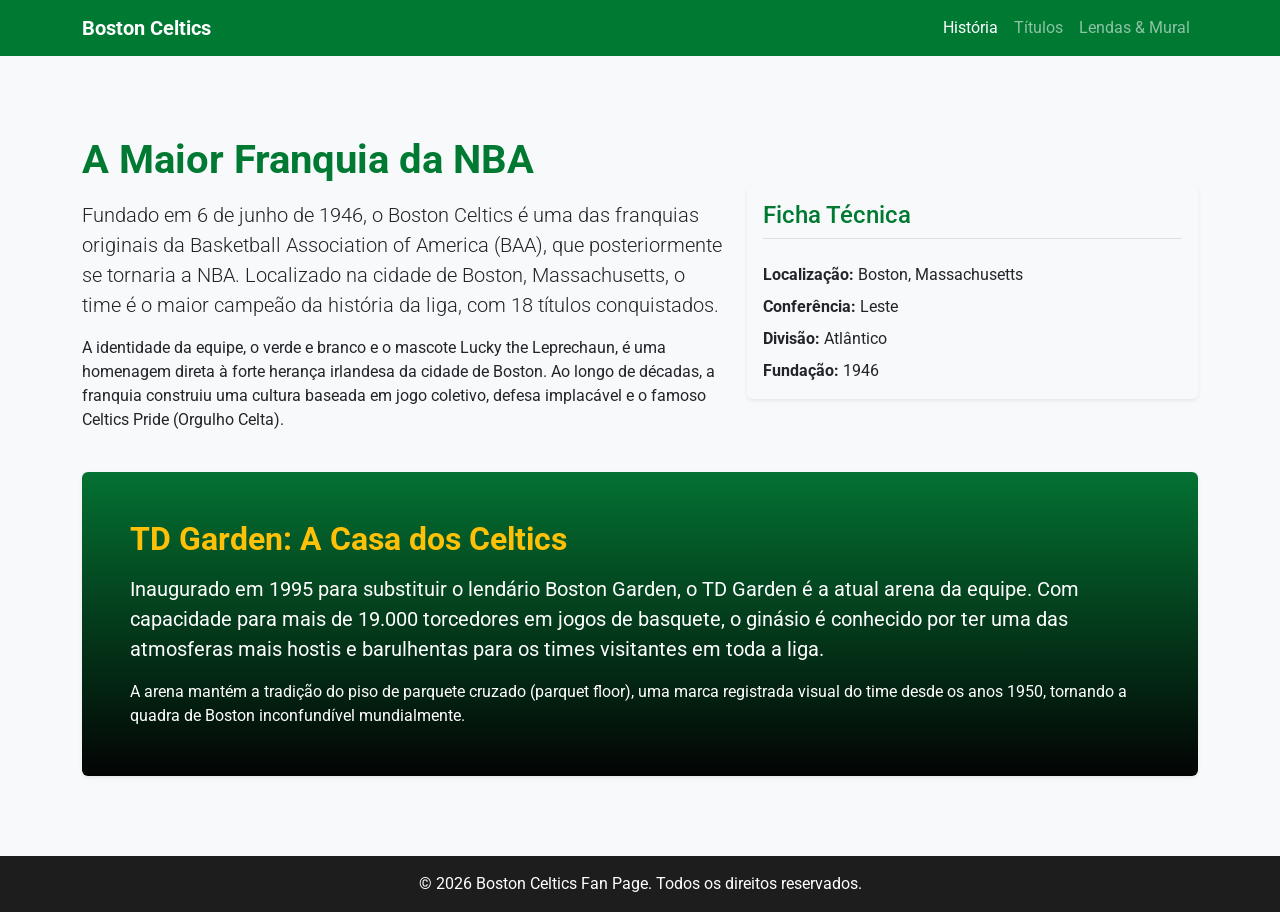
<file: index.html>
<!DOCTYPE html>
<html lang="pt-BR">
<head>
    <meta charset="UTF-8">
    <meta name="viewport" content="width=device-width, initial-scale=1.0">
    <title>Boston Celtics - História</title>
    <link href="https://cdn.jsdelivr.net/npm/bootstrap@5.3.0/dist/css/bootstrap.min.css" rel="stylesheet">
    <link rel="stylesheet" href="style.css">
</head>
<body>
    <header>
        <nav class="navbar navbar-expand-lg navbar-dark bg-celtics">
            <div class="container">
                <a class="navbar-brand fw-bold" href="index.html">Boston Celtics</a>
                <button class="navbar-toggler" type="button" data-bs-toggle="collapse" data-bs-target="#menuPrincipal">
                    <span class="navbar-toggler-icon"></span>
                </button>
                <div class="collapse navbar-collapse" id="menuPrincipal">
                    <ul class="navbar-nav ms-auto">
                        <li class="nav-item"><a class="nav-link active" href="index.html">História</a></li>
                        <li class="nav-item"><a class="nav-link" href="sobre.html">Títulos</a></li>
                        <li class="nav-item"><a class="nav-link" href="contato.html">Lendas & Mural</a></li>
                    </ul>
                </div>
            </div>
        </nav>
    </header>

    <main class="container">
        <section class="row mt-5 mb-4 align-items-center">
            <article class="col-lg-7">
                <h1 class="text-celtics fw-bold mb-3">A Maior Franquia da NBA</h1>
                <p class="lead">Fundado em 6 de junho de 1946, o Boston Celtics é uma das franquias originais da Basketball Association of America (BAA), que posteriormente se tornaria a NBA. Localizado na cidade de Boston, Massachusetts, o time é o maior campeão da história da liga, com 18 títulos conquistados.</p>
                <p>A identidade da equipe, o verde e branco e o mascote Lucky the Leprechaun, é uma homenagem direta à forte herança irlandesa da cidade de Boston. Ao longo de décadas, a franquia construiu uma cultura baseada em jogo coletivo, defesa implacável e o famoso Celtics Pride (Orgulho Celta).</p>
            </article>
            <aside class="col-lg-5">
                <div class="card shadow-sm border-0 bg-light p-3">
                    <h4 class="text-celtics border-bottom pb-2">Ficha Técnica</h4>
                    <ul class="list-unstyled mt-3 mb-0">
                        <li class="mb-2"><strong>Localização:</strong> Boston, Massachusetts</li>
                        <li class="mb-2"><strong>Conferência:</strong> Leste</li>
                        <li class="mb-2"><strong>Divisão:</strong> Atlântico</li>
                        <li><strong>Fundação:</strong> 1946</li>
                    </ul>
                </div>
            </aside>
        </section>

        <section class="row mb-5">
            <article class="col-12">
                <div class="p-5 text-white bg-dark rounded shadow-sm" style="background: linear-gradient(rgba(0, 122, 51, 0.9), rgba(0, 0, 0, 0.9));">
                    <h2 class="fw-bold text-warning">TD Garden: A Casa dos Celtics</h2>
                    <p class="mt-3 fs-5">Inaugurado em 1995 para substituir o lendário Boston Garden, o TD Garden é a atual arena da equipe. Com capacidade para mais de 19.000 torcedores em jogos de basquete, o ginásio é conhecido por ter uma das atmosferas mais hostis e barulhentas para os times visitantes em toda a liga.</p>
                    <p class="mb-0">A arena mantém a tradição do piso de parquete cruzado (parquet floor), uma marca registrada visual do time desde os anos 1950, tornando a quadra de Boston inconfundível mundialmente.</p>
                </div>
            </article>
        </section>
    </main>

    <footer class="text-center py-3 mt-auto">
        <p class="mb-0">&copy; 2026 Boston Celtics Fan Page. Todos os direitos reservados.</p>
    </footer>

    <script src="https://cdn.jsdelivr.net/npm/bootstrap@5.3.0/dist/js/bootstrap.bundle.min.js"></script>
</body>
</html>
</file>
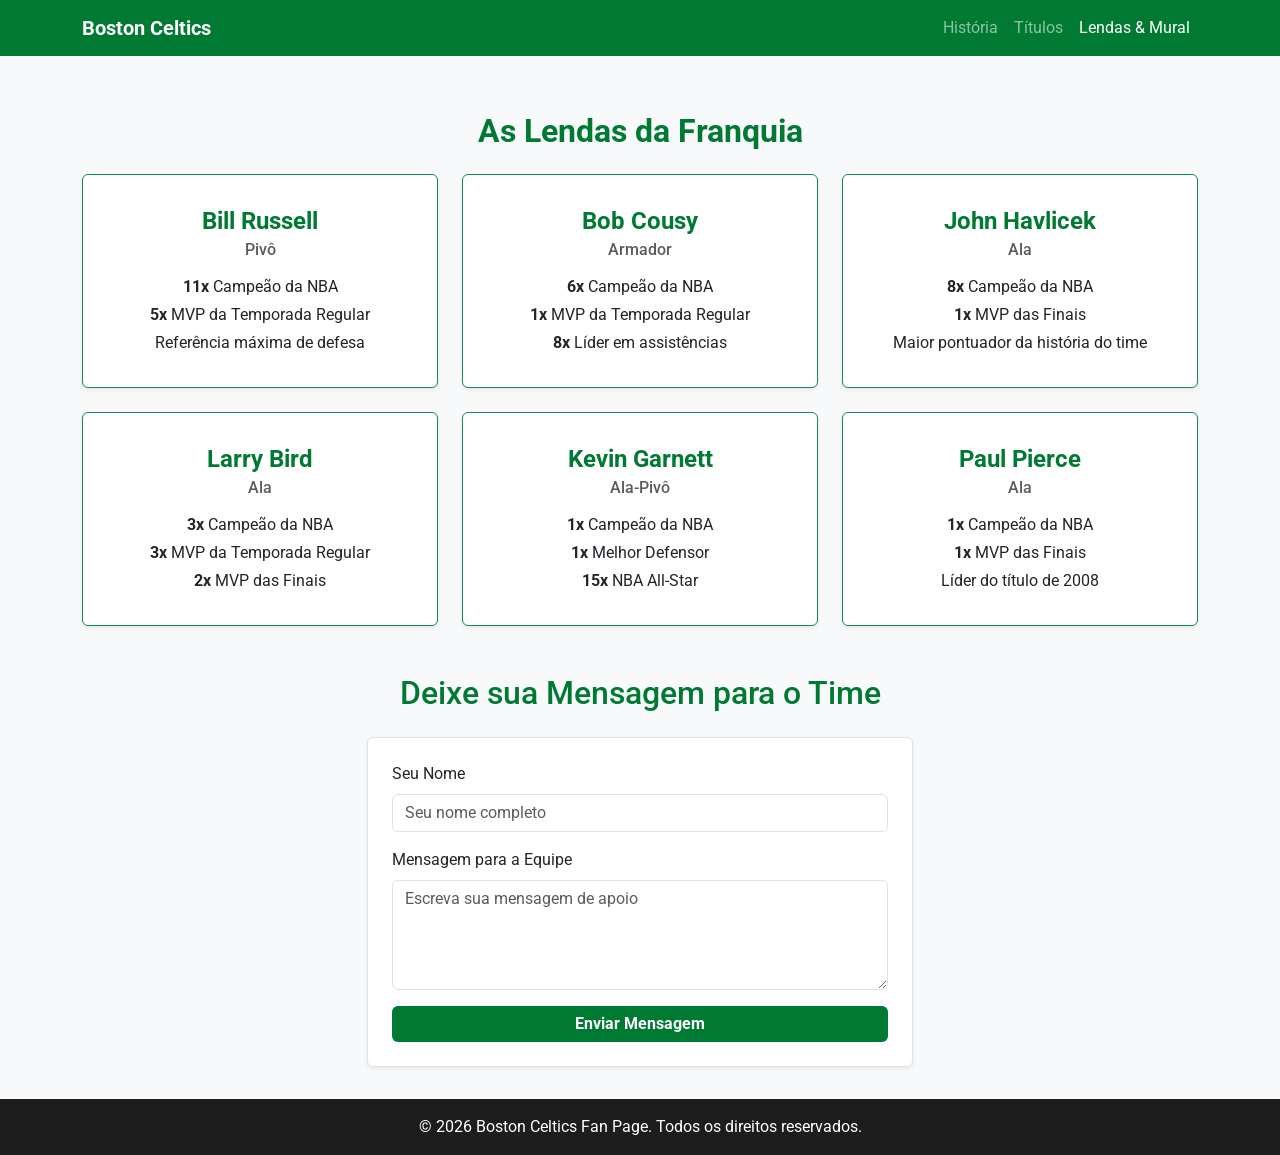
<file: contato.html>
<!DOCTYPE html>
<html lang="pt-BR">
<head>
    <meta charset="UTF-8">
    <meta name="viewport" content="width=device-width, initial-scale=1.0">
    <title>Boston Celtics - Lendas & Mural</title>
    <link href="https://cdn.jsdelivr.net/npm/bootstrap@5.3.0/dist/css/bootstrap.min.css" rel="stylesheet">
    <link rel="stylesheet" href="style.css">
</head>
<body>
    <header>
        <nav class="navbar navbar-expand-lg navbar-dark bg-celtics">
            <div class="container">
                <a class="navbar-brand fw-bold" href="index.html">Boston Celtics</a>
                <button class="navbar-toggler" type="button" data-bs-toggle="collapse" data-bs-target="#menuPrincipal">
                    <span class="navbar-toggler-icon"></span>
                </button>
                <div class="collapse navbar-collapse" id="menuPrincipal">
                    <ul class="navbar-nav ms-auto">
                        <li class="nav-item"><a class="nav-link" href="index.html">História</a></li>
                        <li class="nav-item"><a class="nav-link" href="sobre.html">Títulos</a></li>
                        <li class="nav-item"><a class="nav-link active" href="contato.html">Lendas & Mural</a></li>
                    </ul>
                </div>
            </div>
        </nav>
    </header>

    <main class="container">
        <section class="mb-5">
            <h2 class="text-center text-celtics mb-4 mt-4 fw-bold">As Lendas da Franquia</h2>
            <div class="row g-4">
                
                <article class="col-md-6 col-lg-4">
                    <div class="card h-100 shadow-sm border-success p-3">
                        <div class="card-body text-center">
                            <h4 class="card-title text-celtics fw-bold">Bill Russell</h4>
                            <h6 class="card-subtitle mb-3 text-muted">Pivô</h6>
                            <ul class="list-unstyled mb-0">
                                <li class="mb-1"><strong>11x</strong> Campeão da NBA</li>
                                <li class="mb-1"><strong>5x</strong> MVP da Temporada Regular</li>
                                <li>Referência máxima de defesa</li>
                            </ul>
                        </div>
                    </div>
                </article>

                <article class="col-md-6 col-lg-4">
                    <div class="card h-100 shadow-sm border-success p-3">
                        <div class="card-body text-center">
                            <h4 class="card-title text-celtics fw-bold">Bob Cousy</h4>
                            <h6 class="card-subtitle mb-3 text-muted">Armador</h6>
                            <ul class="list-unstyled mb-0">
                                <li class="mb-1"><strong>6x</strong> Campeão da NBA</li>
                                <li class="mb-1"><strong>1x</strong> MVP da Temporada Regular</li>
                                <li><strong>8x</strong> Líder em assistências</li>
                            </ul>
                        </div>
                    </div>
                </article>

                <article class="col-md-6 col-lg-4">
                    <div class="card h-100 shadow-sm border-success p-3">
                        <div class="card-body text-center">
                            <h4 class="card-title text-celtics fw-bold">John Havlicek</h4>
                            <h6 class="card-subtitle mb-3 text-muted">Ala</h6>
                            <ul class="list-unstyled mb-0">
                                <li class="mb-1"><strong>8x</strong> Campeão da NBA</li>
                                <li class="mb-1"><strong>1x</strong> MVP das Finais</li>
                                <li>Maior pontuador da história do time</li>
                            </ul>
                        </div>
                    </div>
                </article>

                <article class="col-md-6 col-lg-4">
                    <div class="card h-100 shadow-sm border-success p-3">
                        <div class="card-body text-center">
                            <h4 class="card-title text-celtics fw-bold">Larry Bird</h4>
                            <h6 class="card-subtitle mb-3 text-muted">Ala</h6>
                            <ul class="list-unstyled mb-0">
                                <li class="mb-1"><strong>3x</strong> Campeão da NBA</li>
                                <li class="mb-1"><strong>3x</strong> MVP da Temporada Regular</li>
                                <li><strong>2x</strong> MVP das Finais</li>
                            </ul>
                        </div>
                    </div>
                </article>

                <article class="col-md-6 col-lg-4">
                    <div class="card h-100 shadow-sm border-success p-3">
                        <div class="card-body text-center">
                            <h4 class="card-title text-celtics fw-bold">Kevin Garnett</h4>
                            <h6 class="card-subtitle mb-3 text-muted">Ala-Pivô</h6>
                            <ul class="list-unstyled mb-0">
                                <li class="mb-1"><strong>1x</strong> Campeão da NBA</li>
                                <li class="mb-1"><strong>1x</strong> Melhor Defensor</li>
                                <li><strong>15x</strong> NBA All-Star</li>
                            </ul>
                        </div>
                    </div>
                </article>

                <article class="col-md-6 col-lg-4">
                    <div class="card h-100 shadow-sm border-success p-3">
                        <div class="card-body text-center">
                            <h4 class="card-title text-celtics fw-bold">Paul Pierce</h4>
                            <h6 class="card-subtitle mb-3 text-muted">Ala</h6>
                            <ul class="list-unstyled mb-0">
                                <li class="mb-1"><strong>1x</strong> Campeão da NBA</li>
                                <li class="mb-1"><strong>1x</strong> MVP das Finais</li>
                                <li>Líder do título de 2008</li>
                            </ul>
                        </div>
                    </div>
                </article>

            </div>
        </section>

        <section class="row justify-content-center">
            <div class="col-md-8 col-lg-6">
                <h2 class="text-center text-celtics mb-4">Deixe sua Mensagem para o Time</h2>
                <form class="p-4 border rounded shadow-sm bg-white">
                    <div class="mb-3">
                        <label for="nomeTorcedor" class="form-label">Seu Nome</label>
                        <input type="text" class="form-control" id="nomeTorcedor" placeholder="Seu nome completo" required>
                    </div>
                    <div class="mb-3">
                        <label for="mensagemTorcedor" class="form-label">Mensagem para a Equipe</label>
                        <textarea class="form-control" id="mensagemTorcedor" rows="4" placeholder="Escreva sua mensagem de apoio" required></textarea>
                    </div>
                    <button type="submit" class="btn btn-success w-100 bg-celtics border-0 fw-bold">Enviar Mensagem</button>
                </form>
            </div>
        </section>
    </main>

    <footer class="text-center py-3 mt-auto">
        <p class="mb-0">&copy; 2026 Boston Celtics Fan Page. Todos os direitos reservados.</p>
    </footer>

    <script src="https://cdn.jsdelivr.net/npm/bootstrap@5.3.0/dist/js/bootstrap.bundle.min.js"></script>
</body>
</html>
</file>
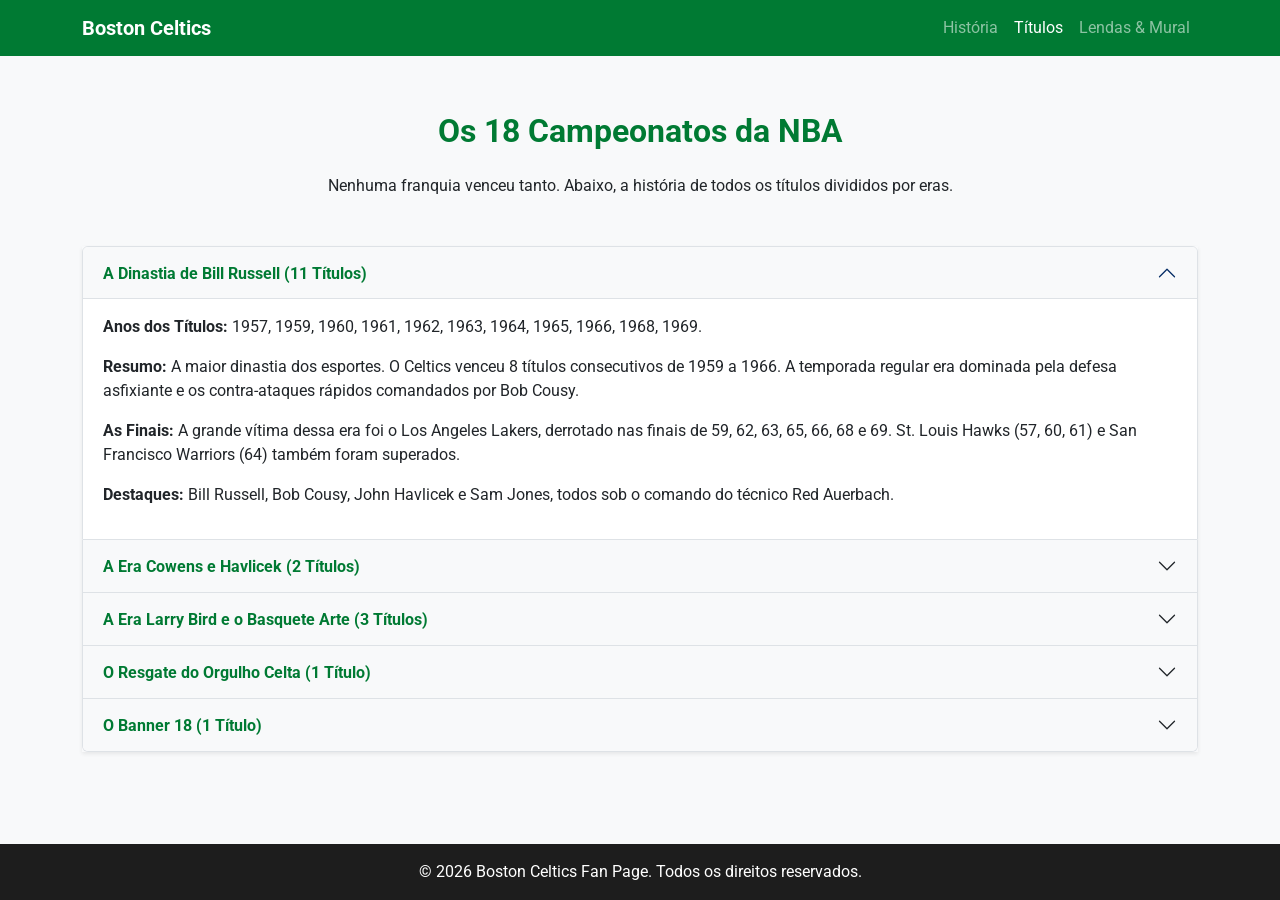
<file: sobre.html>
<!DOCTYPE html>
<html lang="pt-BR">
<head>
    <meta charset="UTF-8">
    <meta name="viewport" content="width=device-width, initial-scale=1.0">
    <title>Boston Celtics - Títulos</title>
    <link href="https://cdn.jsdelivr.net/npm/bootstrap@5.3.0/dist/css/bootstrap.min.css" rel="stylesheet">
    <link rel="stylesheet" href="style.css">
</head>
<body>
    <header>
        <nav class="navbar navbar-expand-lg navbar-dark bg-celtics">
            <div class="container">
                <a class="navbar-brand fw-bold" href="index.html">Boston Celtics</a>
                <button class="navbar-toggler" type="button" data-bs-toggle="collapse" data-bs-target="#menuPrincipal">
                    <span class="navbar-toggler-icon"></span>
                </button>
                <div class="collapse navbar-collapse" id="menuPrincipal">
                    <ul class="navbar-nav ms-auto">
                        <li class="nav-item"><a class="nav-link" href="index.html">História</a></li>
                        <li class="nav-item"><a class="nav-link active" href="sobre.html">Títulos</a></li>
                        <li class="nav-item"><a class="nav-link" href="contato.html">Lendas & Mural</a></li>
                    </ul>
                </div>
            </div>
        </nav>
    </header>

    <main class="container">
        <section class="mt-4 mb-5">
            <h2 class="text-center text-celtics fw-bold mb-4">Os 18 Campeonatos da NBA</h2>
            <p class="text-center mb-5">Nenhuma franquia venceu tanto. Abaixo, a história de todos os títulos divididos por eras.</p>
            
            <div class="accordion shadow-sm" id="sanfonaTitulos">
                
                <div class="accordion-item">
                    <h2 class="accordion-header">
                        <button class="accordion-button bg-light text-celtics fw-bold" type="button" data-bs-toggle="collapse" data-bs-target="#eraRussell">
                            A Dinastia de Bill Russell (11 Títulos)
                        </button>
                    </h2>
                    <div id="eraRussell" class="accordion-collapse collapse show" data-bs-parent="#sanfonaTitulos">
                        <div class="accordion-body">
                            <p><strong>Anos dos Títulos:</strong> 1957, 1959, 1960, 1961, 1962, 1963, 1964, 1965, 1966, 1968, 1969.</p>
                            <p><strong>Resumo:</strong> A maior dinastia dos esportes. O Celtics venceu 8 títulos consecutivos de 1959 a 1966. A temporada regular era dominada pela defesa asfixiante e os contra-ataques rápidos comandados por Bob Cousy.</p>
                            <p><strong>As Finais:</strong> A grande vítima dessa era foi o Los Angeles Lakers, derrotado nas finais de 59, 62, 63, 65, 66, 68 e 69. St. Louis Hawks (57, 60, 61) e San Francisco Warriors (64) também foram superados.</p>
                            <p><strong>Destaques:</strong> Bill Russell, Bob Cousy, John Havlicek e Sam Jones, todos sob o comando do técnico Red Auerbach.</p>
                        </div>
                    </div>
                </div>

                <div class="accordion-item">
                    <h2 class="accordion-header">
                        <button class="accordion-button collapsed bg-light text-celtics fw-bold" type="button" data-bs-toggle="collapse" data-bs-target="#era70">
                            A Era Cowens e Havlicek (2 Títulos)
                        </button>
                    </h2>
                    <div id="era70" class="accordion-collapse collapse" data-bs-parent="#sanfonaTitulos">
                        <div class="accordion-body">
                            <p><strong>Anos dos Títulos:</strong> 1974, 1976.</p>
                            <p><strong>Resumo:</strong> Após a aposentadoria de Russell, o time se reconstruiu mantendo John Havlicek como veterano e adicionando energia e velocidade. Na temporada de 1974 fizeram campanha de 56-26, e em 1976, 54-28.</p>
                            <p><strong>As Finais:</strong> Em 1974, venceram o Milwaukee Bucks em 7 jogos tensos. Em 1976, bateram o Phoenix Suns em 6 jogos, incluindo o famoso Jogo 5, considerado um dos maiores da história, resolvido em três prorrogações.</p>
                            <p><strong>Destaques:</strong> Dave Cowens, John Havlicek e Jo Jo White.</p>
                        </div>
                    </div>
                </div>

                <div class="accordion-item">
                    <h2 class="accordion-header">
                        <button class="accordion-button collapsed bg-light text-celtics fw-bold" type="button" data-bs-toggle="collapse" data-bs-target="#eraBird">
                            A Era Larry Bird e o Basquete Arte (3 Títulos)
                        </button>
                    </h2>
                    <div id="eraBird" class="accordion-collapse collapse" data-bs-parent="#sanfonaTitulos">
                        <div class="accordion-body">
                            <p><strong>Anos dos Títulos:</strong> 1981, 1984, 1986.</p>
                            <p><strong>Resumo:</strong> Marcada por um basquete de passes espetaculares, arremessos de fora e inteligência tática. A temporada de 1985-1986 (67-15) é considerada por muitos como o melhor time que já pisou em uma quadra, perdendo apenas 1 jogo em casa no ano todo.</p>
                            <p><strong>As Finais:</strong> Em 1981, bateram o Houston Rockets. Em 1984, venceram a épica batalha contra os Lakers no jogo 7. Em 1986, destruíram novamente o Houston Rockets em 6 jogos.</p>
                            <p><strong>Destaques:</strong> Larry Bird, Kevin McHale, Robert Parish e Dennis Johnson.</p>
                        </div>
                    </div>
                </div>

                <div class="accordion-item">
                    <h2 class="accordion-header">
                        <button class="accordion-button collapsed bg-light text-celtics fw-bold" type="button" data-bs-toggle="collapse" data-bs-target="#era2008">
                            O Resgate do Orgulho Celta (1 Título)
                        </button>
                    </h2>
                    <div id="era2008" class="accordion-collapse collapse" data-bs-parent="#sanfonaTitulos">
                        <div class="accordion-body">
                            <p><strong>Ano do Título:</strong> 2008.</p>
                            <p><strong>Resumo:</strong> Após anos de seca, o time montou o novo Big Three. Fizeram a melhor campanha da liga na temporada regular (66-16), mudando completamente a cultura do time para uma defesa implacável.</p>
                            <p><strong>As Finais:</strong> Enfrentaram o grande rival Los Angeles Lakers e venceram a série por 4-2, culminando em um atropelo de 131 a 92 no Jogo 6 dentro do TD Garden.</p>
                            <p><strong>Destaques:</strong> Paul Pierce, Kevin Garnett, Ray Allen e Rajon Rondo.</p>
                        </div>
                    </div>
                </div>

                <div class="accordion-item">
                    <h2 class="accordion-header">
                        <button class="accordion-button collapsed bg-light text-celtics fw-bold" type="button" data-bs-toggle="collapse" data-bs-target="#era2024">
                            O Banner 18 (1 Título)
                        </button>
                    </h2>
                    <div id="era2024" class="accordion-collapse collapse" data-bs-parent="#sanfonaTitulos">
                        <div class="accordion-body">
                            <p><strong>Ano do Título:</strong> 2024.</p>
                            <p><strong>Resumo:</strong> Uma temporada regular brutal, liderando a NBA do início ao fim com um recorde de 64-18 e um dos ataques mais eficientes da história do basquete moderno.</p>
                            <p><strong>As Finais:</strong> Superaram o Dallas Mavericks em uma série dominante de 4-1. A defesa sufocou os arremessadores adversários e o ataque puniu no perímetro.</p>
                            <p><strong>Destaques:</strong> Jaylen Brown, Jayson Tatum, Jrue Holiday e Derrick White.</p>
                        </div>
                    </div>
                </div>

            </div>
        </section>
    </main>

    <footer class="text-center py-3 mt-auto">
        <p class="mb-0">&copy; 2026 Boston Celtics Fan Page. Todos os direitos reservados.</p>
    </footer>

    <script src="https://cdn.jsdelivr.net/npm/bootstrap@5.3.0/dist/js/bootstrap.bundle.min.js"></script>
</body>
</html>
</file>
<file: style.css>
@import url('https://fonts.googleapis.com/css2?family=Roboto:wght@400;700&display=swap');

body {
    font-family: 'Roboto', sans-serif;
    background-color: #f8f9fa;
    display: flex;
    flex-direction: column;
    min-height: 100vh;
}

.bg-celtics {
    background-color: #007A33 !important;
}

.text-celtics {
    color: #007A33 !important;
}

main {
    flex: 1; 
    padding: 2rem 0;
}

footer {
    background-color: #1d1d1d;
    color: white;
}
</file>
